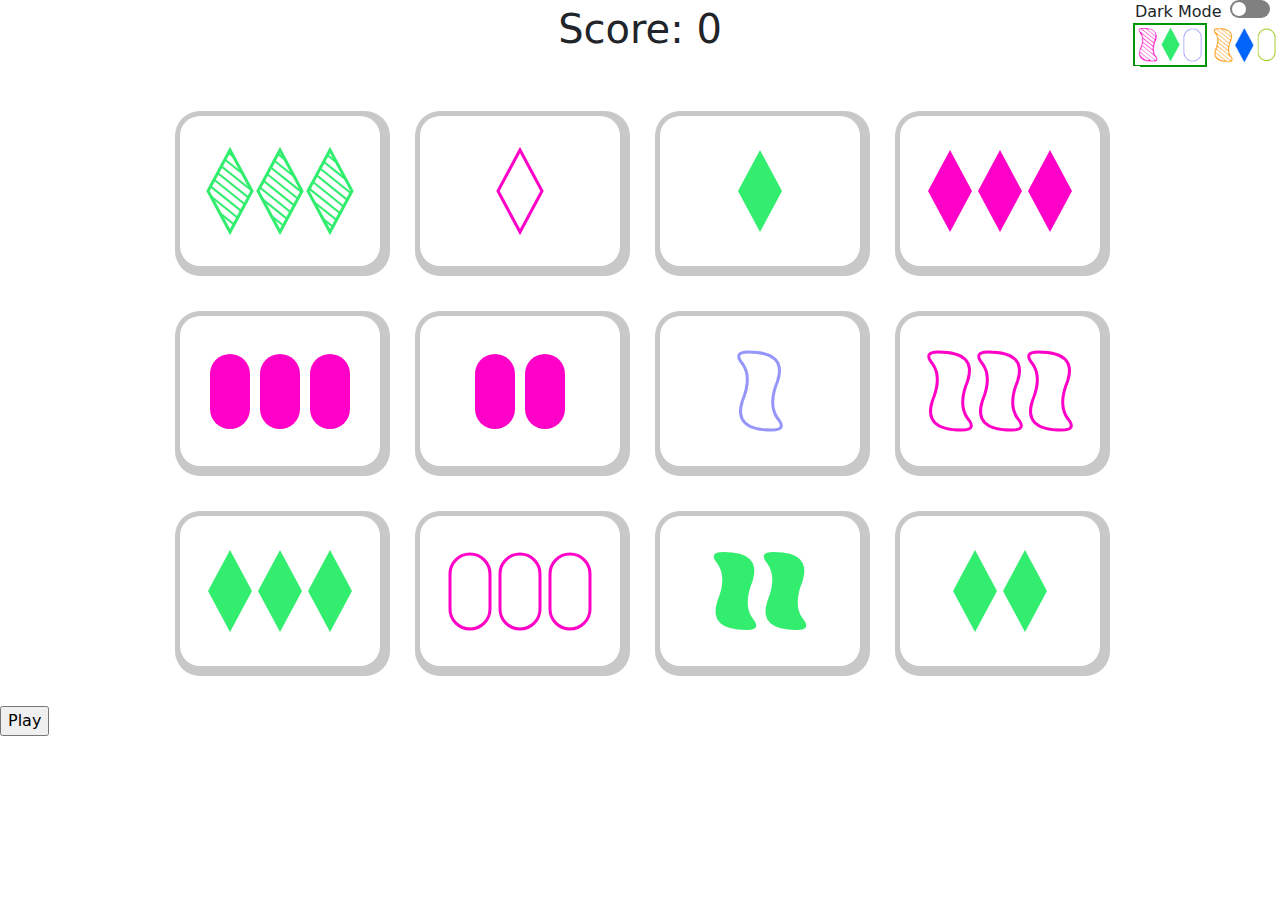
<file: index.html>
<html>
<body>
    <div style="display: flex; align-items: center;">
        <div style="position: absolute;
        left: 50%;
        transform: translateX(-50%);">
            <h1>Score: <span id="scoreboard" style="text-align: center;">0</span></h1>
        </div>

        <div style="margin-left: auto;">
            <div class="switch">
                <input id="switch__input" type="checkbox" onclick="setTheme()">
                <label for="switch__input">
                Dark Mode<span></span>
                </label>
              </div>
              
              <label>
                <input type="radio" name="colors" value="1" onclick="setColors()" checked>
                <img src="colors1.png" alt="Option 1" width="70">
              </label>
              
              <label>
                <input type="radio" name="colors" value="2" onclick="setColors()" >
                <img src="colors2.png" alt="Option 2" width="70">
              </label>
        </div>
        
    </div>
    
    


    <canvas id="main-canvas" width="1000" height="640" style="border:1px solid black;"></canvas>

    <div style="display: flex;">
        <div>
            <input id="start-button" type="button" value="Play" onclick="startGame();" />
        </div>
    </div>
    
    <link href="https://cdn.jsdelivr.net/npm/bootstrap@5.3.3/dist/css/bootstrap.min.css" rel="stylesheet" integrity="sha384-QWTKZyjpPEjISv5WaRU9OFeRpok6YctnYmDr5pNlyT2bRjXh0JMhjY6hW+ALEwIH" crossorigin="anonymous">
    <link href="set.css" rel="stylesheet">
    <script src="set.js"></script>
</body>
</html>
</file>
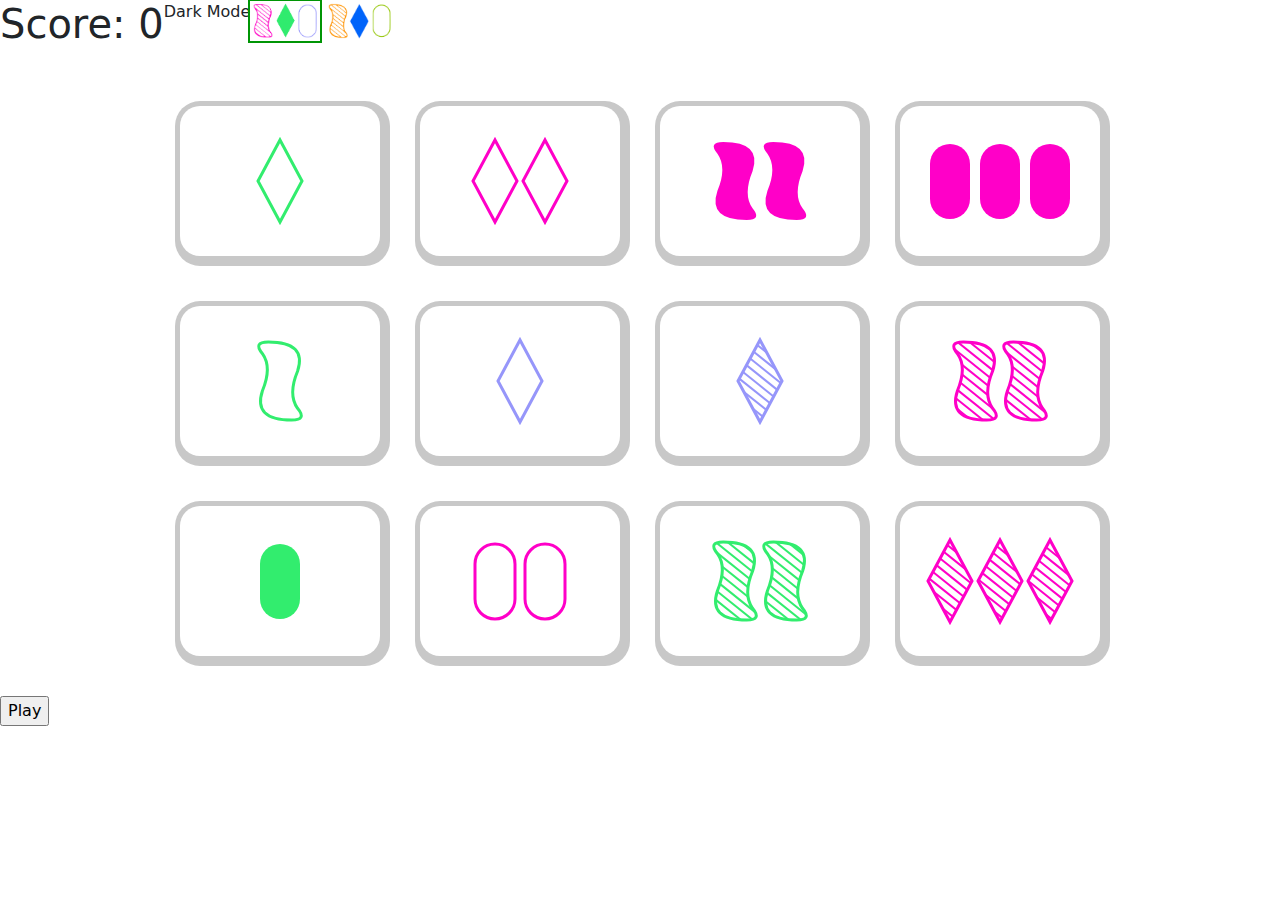
<file: set.html>
<html>
<body>
    <div style="display: flex;">
        <div>
            <h1>Score: <span id="scoreboard" style="text-align: center;">0</span></h1>
        </div>

        <div>
            <label class="switch">
                <input type="checkbox" id="dark-mode-toggle" onclick="setTheme()">
                <label for="dark-mode-toggle">Dark Mode</label>
                <span class="slider round"></span>
            </label>
        </div>
        
        <div>
            <label>
                <input type="radio" name="colors" value="1" onclick="setColors()" checked>
                <img src="colors1.png" alt="Option 1" width="70">
              </label>
              
              <label>
                <input type="radio" name="colors" value="2" onclick="setColors()" >
                <img src="colors2.png" alt="Option 2" width="70">
              </label>
        </div>
        
    </div>
    
    


    <canvas id="main-canvas" width="1000" height="640" style="border:1px solid black;"></canvas>

    <div style="display: flex;">
        <div>
            <input id="start-button" type="button" value="Play" onclick="startGame();" />
        </div>
    </div>
    
    <link href="https://cdn.jsdelivr.net/npm/bootstrap@5.3.3/dist/css/bootstrap.min.css" rel="stylesheet" integrity="sha384-QWTKZyjpPEjISv5WaRU9OFeRpok6YctnYmDr5pNlyT2bRjXh0JMhjY6hW+ALEwIH" crossorigin="anonymous">
    <link href="set.css" rel="stylesheet">
    <script src="set.js"></script>
</body>
</html>
</file>
<file: set.css>
.switch {
  /* Finetune the switch */
  --height: 18px;
  --width: 40px;
  --border: 2px;
  --font-size: 1em;
  --switch-color-checked: #1795fe;
  --switch-color-unchecked: gray;
  --dot-color-checked: white;
  --dot-color-unchecked: white;
  font-size: var(--size);
}

.switch label {
  cursor: pointer;
  display: flex;
  gap: 0.5rem;
}

.switch label span {
  display: inline-block;
  position: relative;
  cursor: pointer;
  min-width: var(--width);
  min-height: var(--height);
  /* Switch Background */
  /* Dot */
}

.switch label span::before,
.switch label span::after {
  position: absolute;
  top: 0;
  left: 0;
  display: inline-block;
  content: "";
  transition: 0.25s ease-in-out;
  box-sizing: border-box;
}

.switch label span::before {
  z-index: 1;
  background-color: var(--switch-color-unchecked);
  width: var(--width);
  height: var(--height);
  border-radius: calc(var(--height) * 0.5);
}

.switch label span::after {
  z-index: 2;
  background-color: var(--dot-color-unchecked);
  height: calc(var(--height) - (var(--border) * 2));
  width: calc(var(--height) - (var(--border) * 2));
  transform: translate(var(--border), var(--border));
  border-radius: calc(var(--height) / 2);
}

.switch input {
  width: 0;
  height: 0;
  visibility: hidden;
  display: none;
}

.switch input:checked+label span::before {
  background: #f00;
  transition: 0.5s;
  background-color: var(--switch-color-checked);
}

.switch input:checked+label span::after {
  transform: translate(calc(var(--width) - 100% - var(--border)), var(--border));
  background-color: var(--dot-color-checked);
}












  /* HIDE RADIO */
[type=radio] { 
    position: absolute;
    opacity: 0;
    width: 0;
    height: 0;
  }
  
  /* IMAGE STYLES */
  [type=radio] + img {
    cursor: pointer;
  }
  
  /* CHECKED STYLES */
  [type=radio]:checked + img {
    outline: 2px solid rgb(0, 149, 5);
  }
</file>
